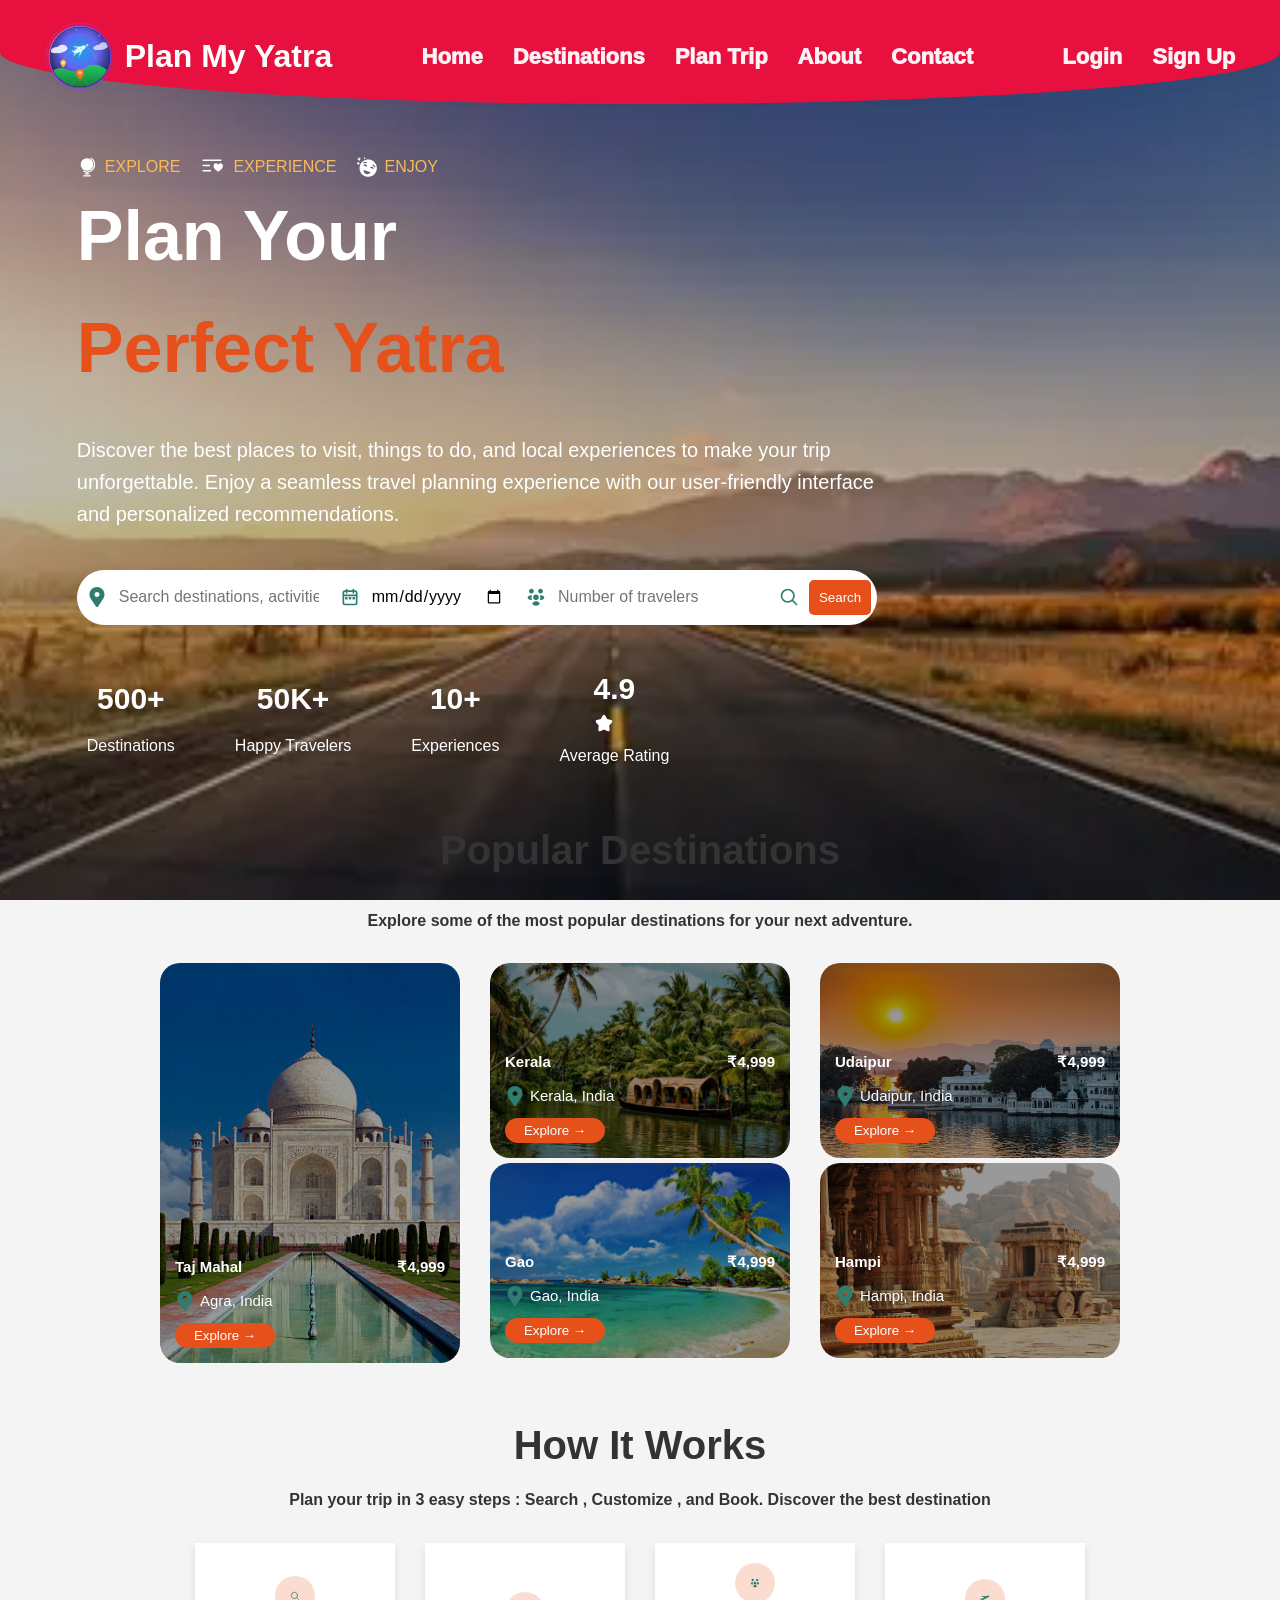
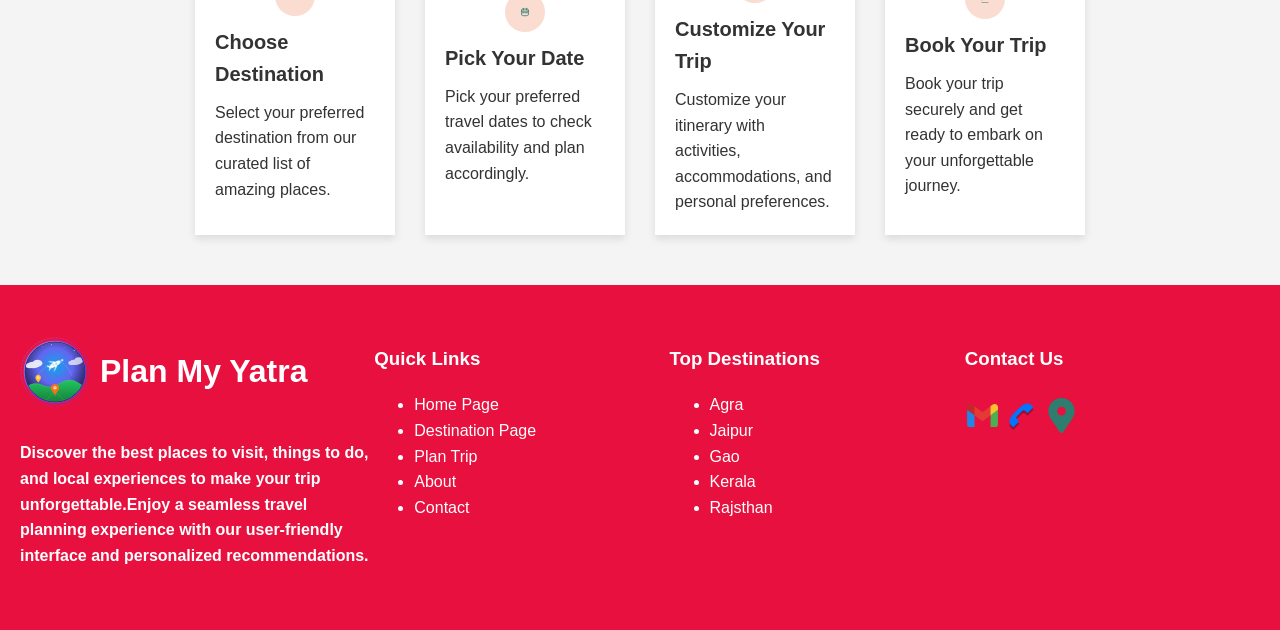
<file: index.html>
<!doctype html>
<html>
  <head>
    <title>Home</title>
    <link rel="stylesheet" href="./css/style.css" />
    <link rel="stylesheet" href="./css/home.css" />
    <link rel="stylesheet" href="./css/navbar.css" />
    <link rel="stylesheet" href="./css/footer.css">
  </head>

  <body>
    <div class="main-hero-section">
      <!-- Navbar -->
      <div class="main-container">
        <div class="img-container">
          <img
            src="./images/plan_my_yatra_logo.svg"
            alt="logo"
            class="main-logo-img"
          />
          <h1 class="website-name">
            Plan My <span style="color: #2f7d6e">Yatra</span>
          </h1>
        </div>

        <div class="nav-menu">
          <a href="./index.html" class="menu">Home</a>
          <a href="./pages/destination.html" class="menu">Destinations</a>
          <a href="./pages/plan_trip.html" class="menu">Plan Trip</a>
          <a href="./pages/about.html" class="menu">About</a>
          <a href="./pages/contact.html" class="menu">Contact</a>
        </div>

        <div class="nav-menu">
          <a href="./pages/login.html" class="menu">Login</a>
          <a href="./pages/signup.html" class="menu">Sign Up</a>
        </div>
      </div>

      <!-- Main Content -->
      <div class="main-content">
        <div class="hero-text">
          <div class="highlighted-main-content">
            <span class="highlighted-text"
              ><img src="./images/explore.svg" height="20px" alt="Explore Icon" />
              EXPLORE</span
            >
            <span class="highlighted-text"
              ><img
                src="./images/exprience.svg"
                height="25px"
                alt="Experience Icon"
              />
              EXPERIENCE</span
            >
            <span class="highlighted-text"
              ><img src="./images/enjoy.svg" height="20px" alt="Enjoy Icon" />
              ENJOY</span
            >
          </div>

          <div class="sub-content">
            <span class="heading-1">Plan Your</span>
            <br />
            Perfect Yatra
          </div>

          <div class="main-info">
            Discover the best places to visit, things to do, and local experiences
            to make your trip unforgettable. Enjoy a seamless travel planning
            experience with our user-friendly interface and personalized
            recommendations.
          </div>
        </div>

        <div class="hero-right">
          <div class="hero-card">
            <div class="destination-container">
              <div class="destination-container-items">
                <img src="./images/location.svg" height="20px" alt="location" />
                <input
                  class="destination-input"
                  type="text"
                  placeholder="Search destinations, activities, experiences"
                />
              </div>

              <div class="destination-container-items">
                <img src="./images/date.svg" height="20px" alt="calendar" />
                <input class="destination-input" type="date" />
              </div>

              <div class="destination-container-items">
                <img src="./images/people.svg" height="20px" alt="people" />
                <input
                  class="destination-input"
                  type="number"
                  placeholder="Number of travelers"
                />
              </div>

              <div class="destination-container-items">
                <img src="./images/search.svg" height="20px" alt="search" />
                <button class="btn-search">Search</button>
              </div>
            </div>

            <div class="recommendations">
              <div class="recommendations-items">
                <span class="recommendations-count">500+</span>
                <span>Destinations</span>
              </div>

              <div class="recommendations-items">
                <span class="recommendations-count">50K+</span>
                <span>Happy Travelers</span>
              </div>

              <div class="recommendations-items">
                <span class="recommendations-count">10+</span>
                <span>Experiences</span>
              </div>

              <div class="recommendations-items">
                <span class="recommendations-count">
                  4.9 <img src="./images/rating.svg" height="20px" alt="star" />
                </span>
                <span>Average Rating</span>
              </div>
            </div>
          </div>
        </div>
      </div>

      <!-- Destinations Section -->

      <div class="destinations-section">
        <span class="destinations-section-heading">Popular Destinations</span>
        <br />
        <span
          >Explore some of the most popular destinations for your next
          adventure.</span
        >

        <div class="destinations-section-container">
          <div class="destinations-section-items-1">
            <div class="card-info">
              <div class="card-top-info">
                <span class="card-name">Taj Mahal</span>
                <span class="card-prize">₹4,999</span>
              </div>
              <div class="card-bottom-info">
                <img src="./images/location.svg" alt="Location" height="20px" />
                <span>Agra, India</span>
              </div>
              <button class="btn-book">Explore →</button>
            </div>
          </div>

          <div class="destinations-section-items-2">
            <div class="destinations-section-items-2-sub-1">
              <div class="card-info">
                <div class="card-top-info">
                  <span class="card-name">Kerala</span>
                  <span class="card-prize">₹4,999</span>
                </div>
                <div class="card-bottom-info">
                  <img
                    src="./images/location.svg"
                    alt="Location"
                    height="20px"
                  />
                  <span>Kerala, India</span>
                </div>
                <button class="btn-book">Explore →</button>
              </div>
            </div>

            <div class="destinations-section-items-2-sub-2">
              <div class="card-info">
                <div class="card-top-info">
                  <span class="card-name">Gao</span>
                  <span class="card-prize">₹4,999</span>
                </div>
                <div class="card-bottom-info">
                  <img
                    src="./images/location.svg"
                    alt="Location"
                    height="20px"
                  />
                  <span>Gao, India</span>
                </div>
                <button class="btn-book">Explore →</button>
              </div>
            </div>
          </div>

          <div class="destination-container-items-3">
            <div class="destinations-section-items-3-sub-1">
              <div class="card-info">
                <div class="card-top-info">
                  <span class="card-name">Udaipur</span>
                  <span class="card-prize">₹4,999</span>
                </div>
                <div class="card-bottom-info">
                  <img
                    src="./images/location.svg"
                    alt="Location"
                    height="20px"
                  />
                  <span>Udaipur, India</span>
                </div>
                <button class="btn-book">Explore →</button>
              </div>
            </div>
            <div class="destinations-section-items-3-sub-2">
              <div class="card-info">
                <div class="card-top-info">
                  <span class="card-name">Hampi</span>
                  <span class="card-prize">₹4,999</span>
                </div>
                <div class="card-bottom-info">
                  <img
                    src="./images/location.svg"
                    alt="Location"
                    height="20px"
                  />
                  <span>Hampi, India</span>
                </div>
                <button class="btn-book">Explore →</button>
              </div>
            </div>
          </div>
        </div>
      </div>

      <!-- how its work section -->
      <div class="work-section-container">
        <span class="work-section-heading">How It Works</span>
        <span class="work-section-description"
          >Plan your trip in 3 easy steps : Search , Customize , and Book.
          Discover the best destination</span
        >

        <div class="work-section-card-container">
          <div class="work-section-card-container-item">
            <div class="work-section-card">
              <img
                src="./images/search.svg"
                alt="Search"
                height="40px"
                class="work-section-img"
              />
            </div>
            <span class="work-card-heading">Choose Destination</span>
            <span
              >Select your preferred destination from our curated list of
              amazing places.</span
            >
          </div>

          <div class="work-section-card-container-item">
            <div class="work-section-card">
              <img
                src="./images/date.svg"
                alt="Search"
                height="40px"
                class="work-section-img"
              />
            </div>
            <span class="work-card-heading">Pick Your Date</span>
            <span
              >Pick your preferred travel dates to check availability and plan
              accordingly.</span
            >
          </div>

          <div class="work-section-card-container-item">
            <div class="work-section-card">
              <img
                src="./images/people.svg"
                alt="Search"
                height="40px"
                class="work-section-img"
              />
            </div>
            <span class="work-card-heading">Customize Your Trip</span>
            <span
              >Customize your itinerary with activities, accommodations, and
              personal preferences.</span
            >
          </div>

          <div class="work-section-card-container-item">
            <div class="work-section-card">
              <img
                src="./images/book-trip.svg"
                alt="Search"
                height="40px"
                class="work-section-img"
              />
            </div>
            <span class="work-card-heading">Book Your Trip</span>
            <span
              >Book your trip securely and get ready to embark on your
              unforgettable journey.</span>
          </div>
        </div>
      </div>

      <!-- footer -->

      <!-- main logo n heading -->
       <div class="footer-main-container">
          <div class="footer-menu-container">

        <div class="footer-child-item-1">
              <div class="img-container">
               <img
               src="./images/plan_my_yatra_logo.svg"
                alt="logo"
               class="main-logo-img" />
          <h1 class="website-name">
            Plan My <span style="color: #2f7d6e">Yatra</span> </h1>
        </div>
        <h4>Discover the best places to visit, things to do, and local experiences
          to make your trip unforgettable.Enjoy a seamless travel planning
          experience with our user-friendly interface and personalized
          recommendations.</h4>
          </div>

          <!-- quick links -->
          <div class="footer-child-item">
            <h3>Quick Links</h3>
            <ul>
              <li><a class="footer-links" href="./index.html">Home Page</a></li>
              <li><a class="footer-links" href="./pages/destination.html">Destination Page</a></li>
              <li><a class="footer-links" href="./pages/plan_trip.html">Plan Trip</a></li>
              <li><a class="footer-links" href="./pages/about.html">About</a></li>
              <li><a class="footer-links" href="./pages/contact.html">Contact</a></li>

            </ul>
          </div>

          <div class="footer-child-item">
            <h3>Top Destinations</h3>
              <ul>
              <li><a class="footer-links" href="#">Agra</a></li>
              <li><a class="footer-links" href="#">Jaipur</a></li>
              <li><a class="footer-links" href="#">Gao</a></li>
              <li><a class="footer-links" href="#">Kerala</a></li>
              <li><a class="footer-links" href="#">Rajsthan</a></li>
              </ul>
          </div>

          <div class="footer-child-item">
            <h3>Contact Us</h3>
           <div class="email-box">
            <a class="footer-links" href="mailto:pratikshashinde2622@gmail.com">
           <img src="./images/gmail-logo.png" alt="logo" width="35px">
    </a>
</div>
           <div class="email-box">
            <a class="footer-links" href="tel:+919595527262">
           <img src="./images/call-logo.png" alt="logo" width="35px">
    </a>
</div>
                    <div class="email-box">
            <a class="footer-links" href="https://www.google.com/maps/search/?api=1&query=Ahilyanagar+Maharashtra" target="_blank" rel="noopener noreferrer">
           <img src="./images/location.svg" alt="Location" width="35px">
    </a>
</div>
           

          </div>

       </div>
   </div>
  </body>
</html>
</file>
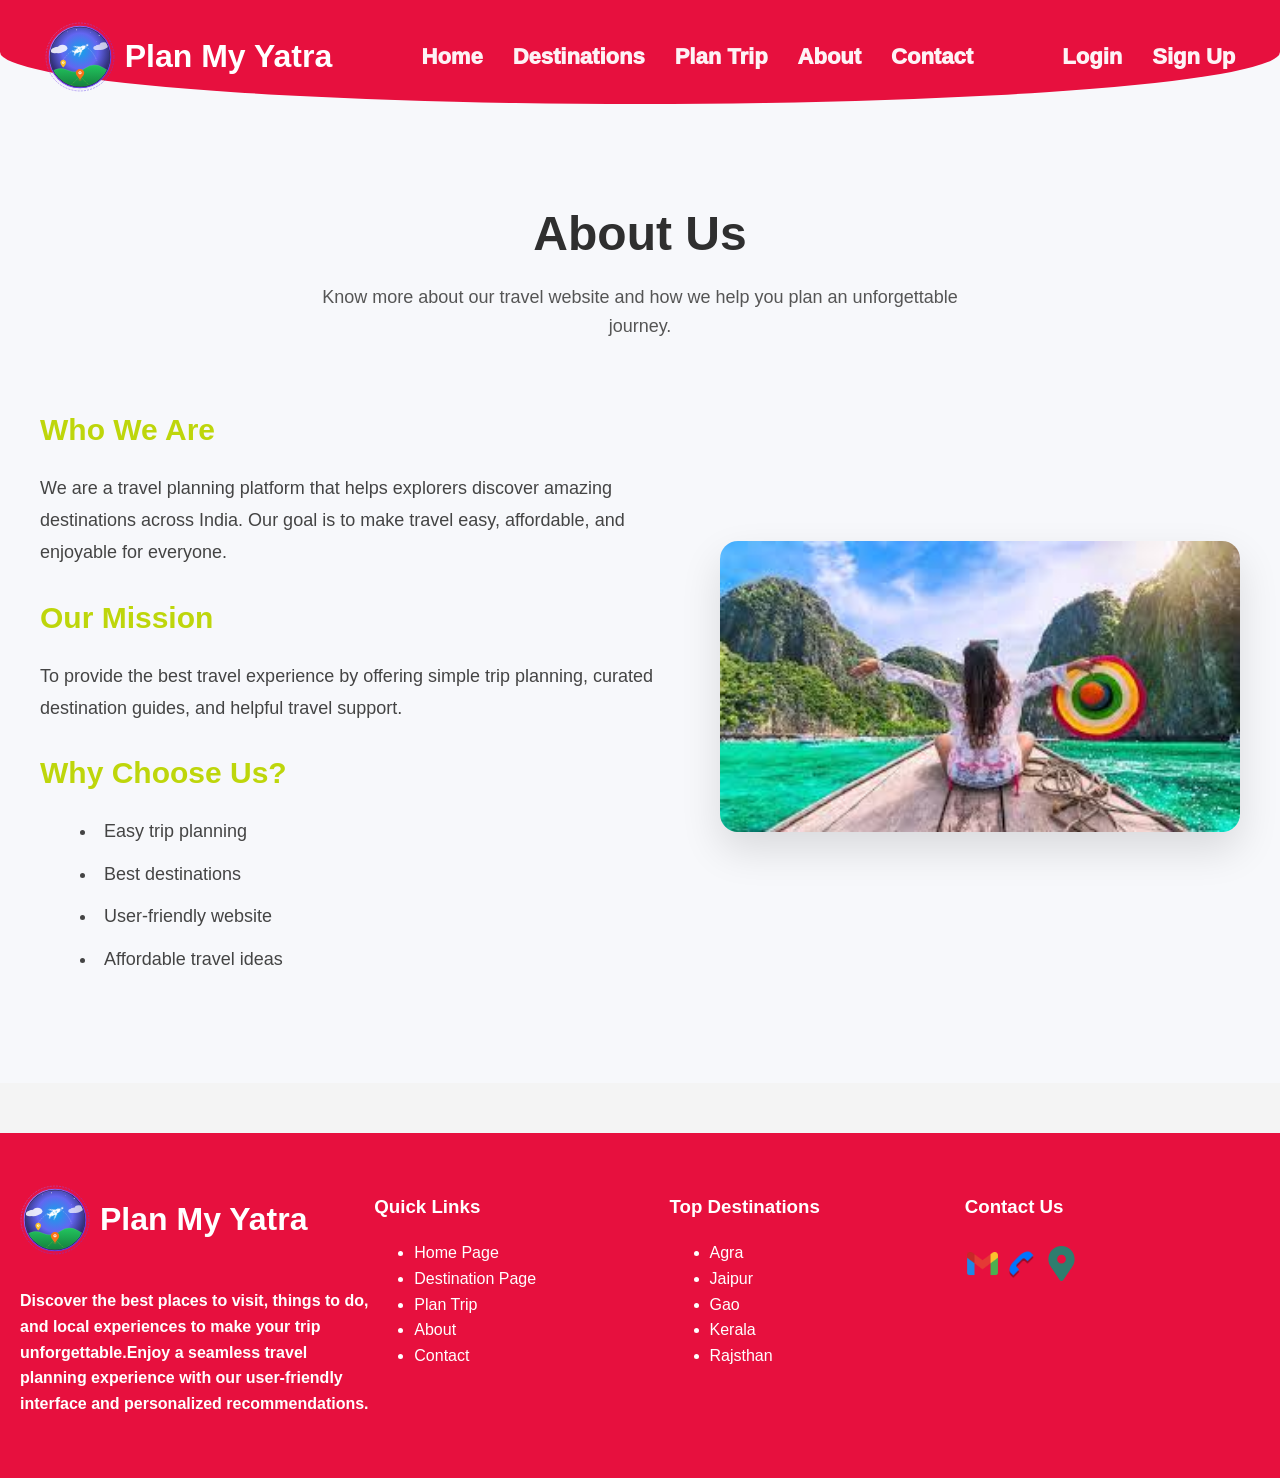
<file: pages/about.html>
<!doctype html>
<html>
  <head>
    <title>About - Plan My Yatra</title>
    <link rel="stylesheet" href="./../css/style.css" />
    <link rel="stylesheet" href="./../css/footer.css" />
    <link rel="stylesheet" href="./../css/navbar.css" />
    <link rel="stylesheet" href="./../css/about.css" />
  </head>

  <body>
    <div class="main-hero-section">
      <!-- Navbar -->
      <div class="main-container">
        <div class="img-container">
          <img
            src="./../images/plan_my_yatra_logo.svg"
            alt="logo"
            class="main-logo-img"
          />
          <h1 class="website-name">
            Plan My <span style="color: #2f7d6e">Yatra</span>
          </h1>
        </div>

        <div class="nav-menu">
          <a href="./../index.html" class="menu">Home</a>
          <a href="./../pages/destination.html" class="menu">Destinations</a>
          <a href="./../pages/plan_trip.html" class="menu">Plan Trip</a>
          <a href="./../pages/about.html" class="menu">About</a>
          <a href="./../pages/contact.html" class="menu">Contact</a>
        </div>

        <div class="nav-menu">
          <a href="./../pages/login.html" class="menu">Login</a>
          <a href="./../pages/signup.html" class="menu">Sign Up</a>
        </div>
      </div>

       <!-- Header -->
    <div class="about-header">
        <h1>About Us</h1>
        <p>Know more about our travel website and how we help you plan an unforgettable journey.</p>
    </div>

    <!-- Content -->
    <div class="about-container">

        <div class="about-text">
            <h2>Who We Are</h2>
            <p>
                We are a travel planning platform that helps explorers discover
                amazing destinations across India. Our goal is to make travel
                easy, affordable, and enjoyable for everyone.
            </p>

            <h2>Our Mission</h2>
            <p>
                To provide the best travel experience by offering simple trip
                planning, curated destination guides, and helpful travel support.
            </p>

            <h2>Why Choose Us?</h2>
            <ul>
                <li>Easy trip planning</li>
                <li>Best destinations</li>
                <li>User-friendly website</li>
                <li>Affordable travel ideas</li>
            </ul>
        </div>

        <!-- Image -->
        <div class="about-img">
            <img src="./../images/travel.jpg" alt="Travel">
        </div>

    </div>
  </div>

 <!-- main logo n heading -->
       <div class="footer-main-container">
          <div class="footer-menu-container">

        <div class="footer-child-item-1">
              <div class="img-container">
               <img
               src="./../images/plan_my_yatra_logo.svg"
                alt="logo"
               class="main-logo-img" />
          <h1 class="website-name">
            Plan My <span style="color: #2f7d6e">Yatra</span> </h1>
        </div>
        <h4>Discover the best places to visit, things to do, and local experiences
          to make your trip unforgettable.Enjoy a seamless travel planning
          experience with our user-friendly interface and personalized
          recommendations.</h4>
          </div>

          <!-- quick links -->
          <div class="footer-child-item">
            <h3>Quick Links</h3>
            <ul>
              <li><a class="footer-links" href="./../index.html">Home Page</a></li>
              <li><a class="footer-links" href="./../pages/destination.html">Destination Page</a></li>
              <li><a class="footer-links" href="./../pages/plan_trip.html">Plan Trip</a></li>
              <li><a class="footer-links" href="./../pages/about.html">About</a></li>
              <li><a class="footer-links" href="./../pages/contact.html">Contact</a></li>

            </ul>
          </div>

          <div class="footer-child-item">
            <h3>Top Destinations</h3>
              <ul>
              <li><a class="footer-links" href="#">Agra</a></li>
              <li><a class="footer-links" href="#">Jaipur</a></li>
              <li><a class="footer-links" href="#">Gao</a></li>
              <li><a class="footer-links" href="#">Kerala</a></li>
              <li><a class="footer-links" href="#">Rajsthan</a></li>
              </ul>
          </div>

          <div class="footer-child-item">
            <h3>Contact Us</h3>
           <div class="email-box">
            <a class="footer-links" href="mailto:pratikshashinde2622@gmail.com">
           <img src="./../images/gmail-logo.png" alt="logo" width="35px">
    </a>
</div>
           <div class="email-box">
            <a class="footer-links" href="tel:+919595527262">
           <img src="./../images/call-logo.png" alt="logo" width="35px">
    </a>
</div>
                    <div class="email-box">
            <a class="footer-links" href="https://www.google.com/maps/search/?api=1&query=Ahilyanagar+Maharashtra" target="_blank" rel="noopener noreferrer">
           <img src="./../images/location.svg" alt="Location" width="35px">
    </a>
</div>
           

          </div>

       </div>
     </div>

    </body>  
    </html>
</file>
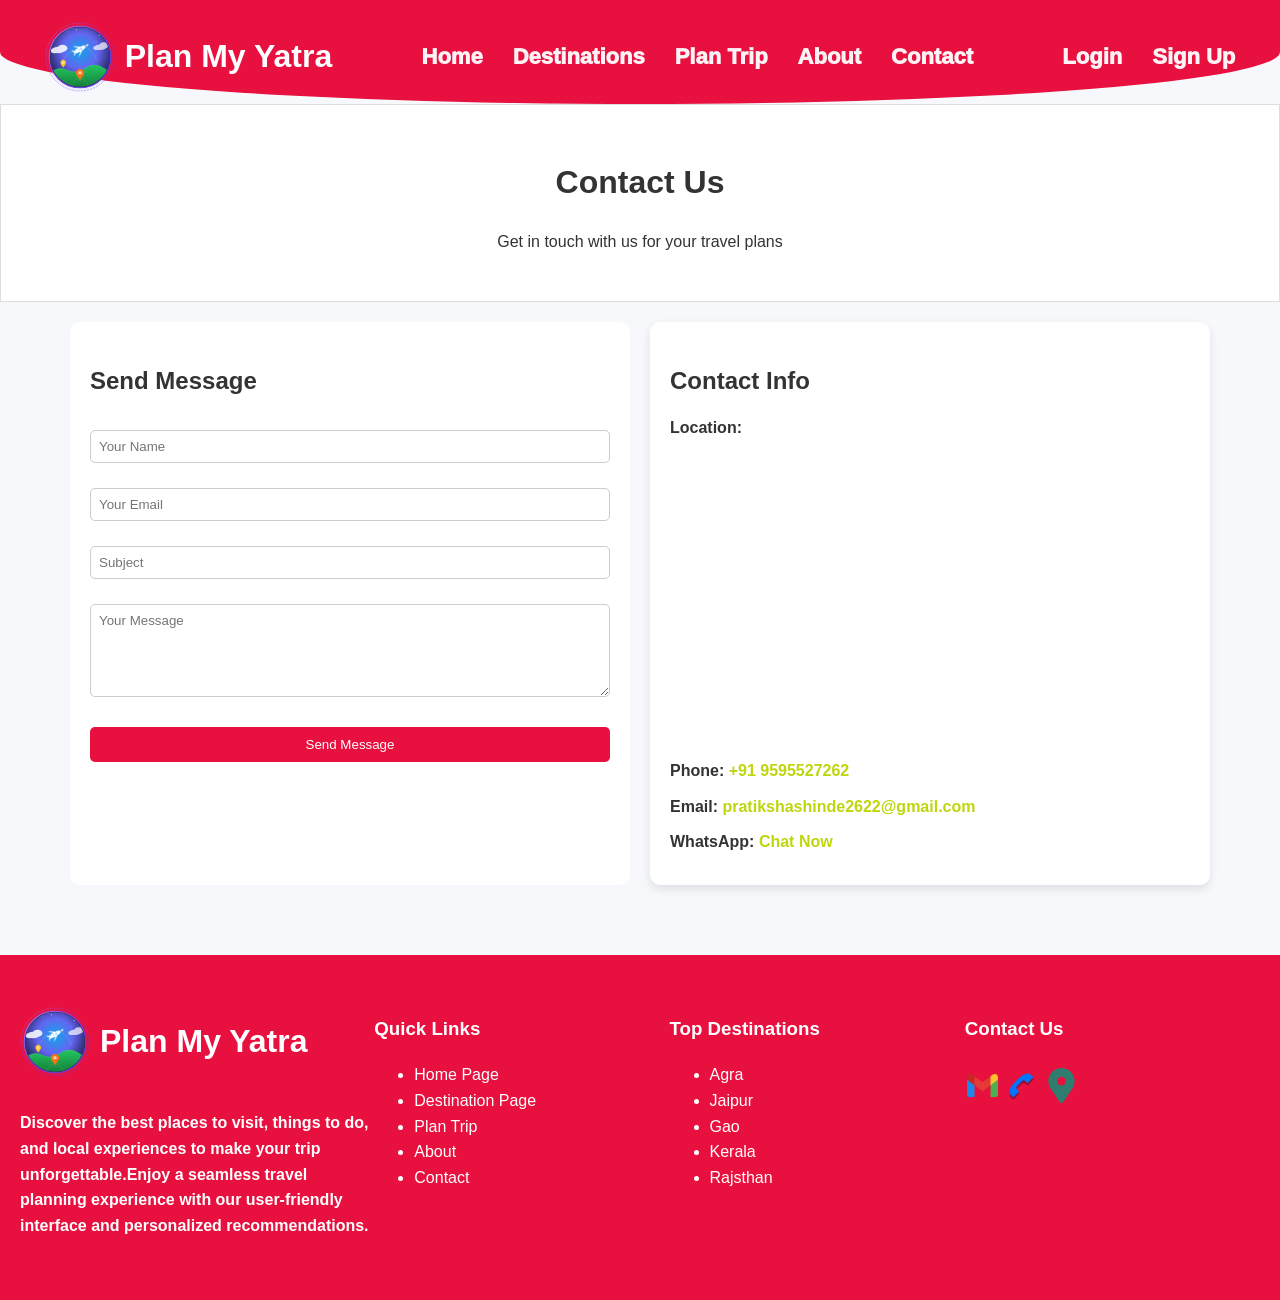
<file: pages/contact.html>
<!doctype html>
<html lang="en">
  <head>
    <title>Contact - Plan My Yatra</title>
    <link rel="stylesheet" href="./../css/style.css" />
    <link rel="stylesheet" href="./../css/contact.css" />
    <link rel="stylesheet" href="./../css/navbar.css" />
    <link rel="stylesheet" href="./../css/footer.css">
  </head>

  <body>
    <div class="main-hero-section">
      <!-- Navbar -->
      <div class="main-container">
        <div class="img-container">
          <img
            src="./../images/plan_my_yatra_logo.svg"
            alt="logo"
            class="main-logo-img"
          />
          <h1 class="website-name">
            Plan My <span style="color: #2f7d6e">Yatra</span>
          </h1>
        </div>

        <div class="nav-menu">
          <a href="./../index.html" class="menu">Home</a>
          <a href="./../pages/destination.html" class="menu">Destinations</a>
          <a href="./plan_trip.html" class="menu">Plan Trip</a>
          <a href="./../pages/about.html" class="menu">About</a>
          <a href="./../pages/contact.html" class="menu">Contact</a>
        </div>

        <div class="nav-menu">
          <a href="./../pages/login.html" class="menu">Login</a>
          <a href="./../pages/signup.html" class="menu">Sign Up</a>
        </div>
      </div>

      <!-- Header -->
    <div class="contact-header">
        <h1>Contact Us</h1>
        <p>Get in touch with us for your travel plans</p>
    </div>

    <!-- Contact Section -->
    <div class="contact-container">

        <!-- Form -->
        <div class="contact-form">
            <h2>Send Message</h2>

            <form>
                <input type="text" placeholder="Your Name" required>
                <input type="email" placeholder="Your Email" required>
                <input type="text" placeholder="Subject">
                <textarea placeholder="Your Message" rows="5"></textarea>

                <button type="submit">Send Message</button>
            </form>
        </div>

    <div class="contact-info">
    <h2>Contact Info</h2>

    <p>
        <b>Location:</b>
    </p>
    <div class="contact-map">
      <iframe src="https://www.google.com/maps/embed?pb=!1m18!1m12!1m3!1d120650.34679906249!2d74.56611039376799!3d19.093466134423515!2m3!1f0!2f0!3f0!3m2!1i1024!2i768!4f13.1!3m3!1m2!1s0x3bdcb05d46788921%3A0x6677e92c1a5181b6!2sAhilyanagar%2C%20Maharashtra!5e0!3m2!1sen!2sin!4v1774433601849!5m2!1sen!2sin" allowfullscreen="" loading="lazy" referrerpolicy="no-referrer-when-downgrade"></iframe>
    </div>

    <p>
       <b>Phone:</b> 
        <a href="tel:+919876543210">+91 9595527262</a>
    </p>

    <p>
         <b>Email:</b> 
        <a href="mailto:pratikshashinde2622@gmail.com">pratikshashinde2622@gmail.com</a>
    </p>

    <p>
         <b>WhatsApp:</b> 
        <a href="https://wa.me/919595527262" target="_blank" rel="noopener noreferrer">Chat Now</a>
    </p>

</div>

    </div>
     <!-- main logo n heading -->
       <div class="footer-main-container">
          <div class="footer-menu-container">

        <div class="footer-child-item-1">
              <div class="img-container">
               <img
               src="./../images/plan_my_yatra_logo.svg"
                alt="logo"
               class="main-logo-img" />
          <h1 class="website-name">
            Plan My <span style="color: #2f7d6e">Yatra</span> </h1>
        </div>
        <h4>Discover the best places to visit, things to do, and local experiences
          to make your trip unforgettable.Enjoy a seamless travel planning
          experience with our user-friendly interface and personalized
          recommendations.</h4>
          </div>

          <!-- quick links -->
          <div class="footer-child-item">
            <h3>Quick Links</h3>
            <ul>
              <li><a class="footer-links" href="./../index.html">Home Page</a></li>
              <li><a class="footer-links" href="./../pages/destination.html">Destination Page</a></li>
              <li><a class="footer-links" href="./../pages/plan_trip.html">Plan Trip</a></li>
              <li><a class="footer-links" href="./../pages/about.html">About</a></li>
              <li><a class="footer-links" href="./../pages/contact.html">Contact</a></li>

            </ul>
          </div>

          <div class="footer-child-item">
            <h3>Top Destinations</h3>
              <ul>
              <li><a class="footer-links" href="#">Agra</a></li>
              <li><a class="footer-links" href="#">Jaipur</a></li>
              <li><a class="footer-links" href="#">Gao</a></li>
              <li><a class="footer-links" href="#">Kerala</a></li>
              <li><a class="footer-links" href="#">Rajsthan</a></li>
              </ul>
          </div>

          <div class="footer-child-item">
            <h3>Contact Us</h3>
           <div class="email-box">
            <a class="footer-links" href="mailto:pratikshashinde2622@gmail.com">
           <img src="./../images/gmail-logo.png" alt="logo" width="35px">
    </a>
</div>
           <div class="email-box">
            <a class="footer-links" href="tel:+919595527262">
           <img src="./../images/call-logo.png" alt="logo" width="35px">
    </a>
</div>
                    <div class="email-box">
            <a class="footer-links" href="https://www.google.com/maps/search/?api=1&query=Ahilyanagar+Maharashtra" target="_blank" rel="noopener noreferrer">
           <img src="./../images/location.svg" alt="Location" width="35px">
    </a>
</div>
          </div>
       </div>
    </body>  
    </html>
</file>
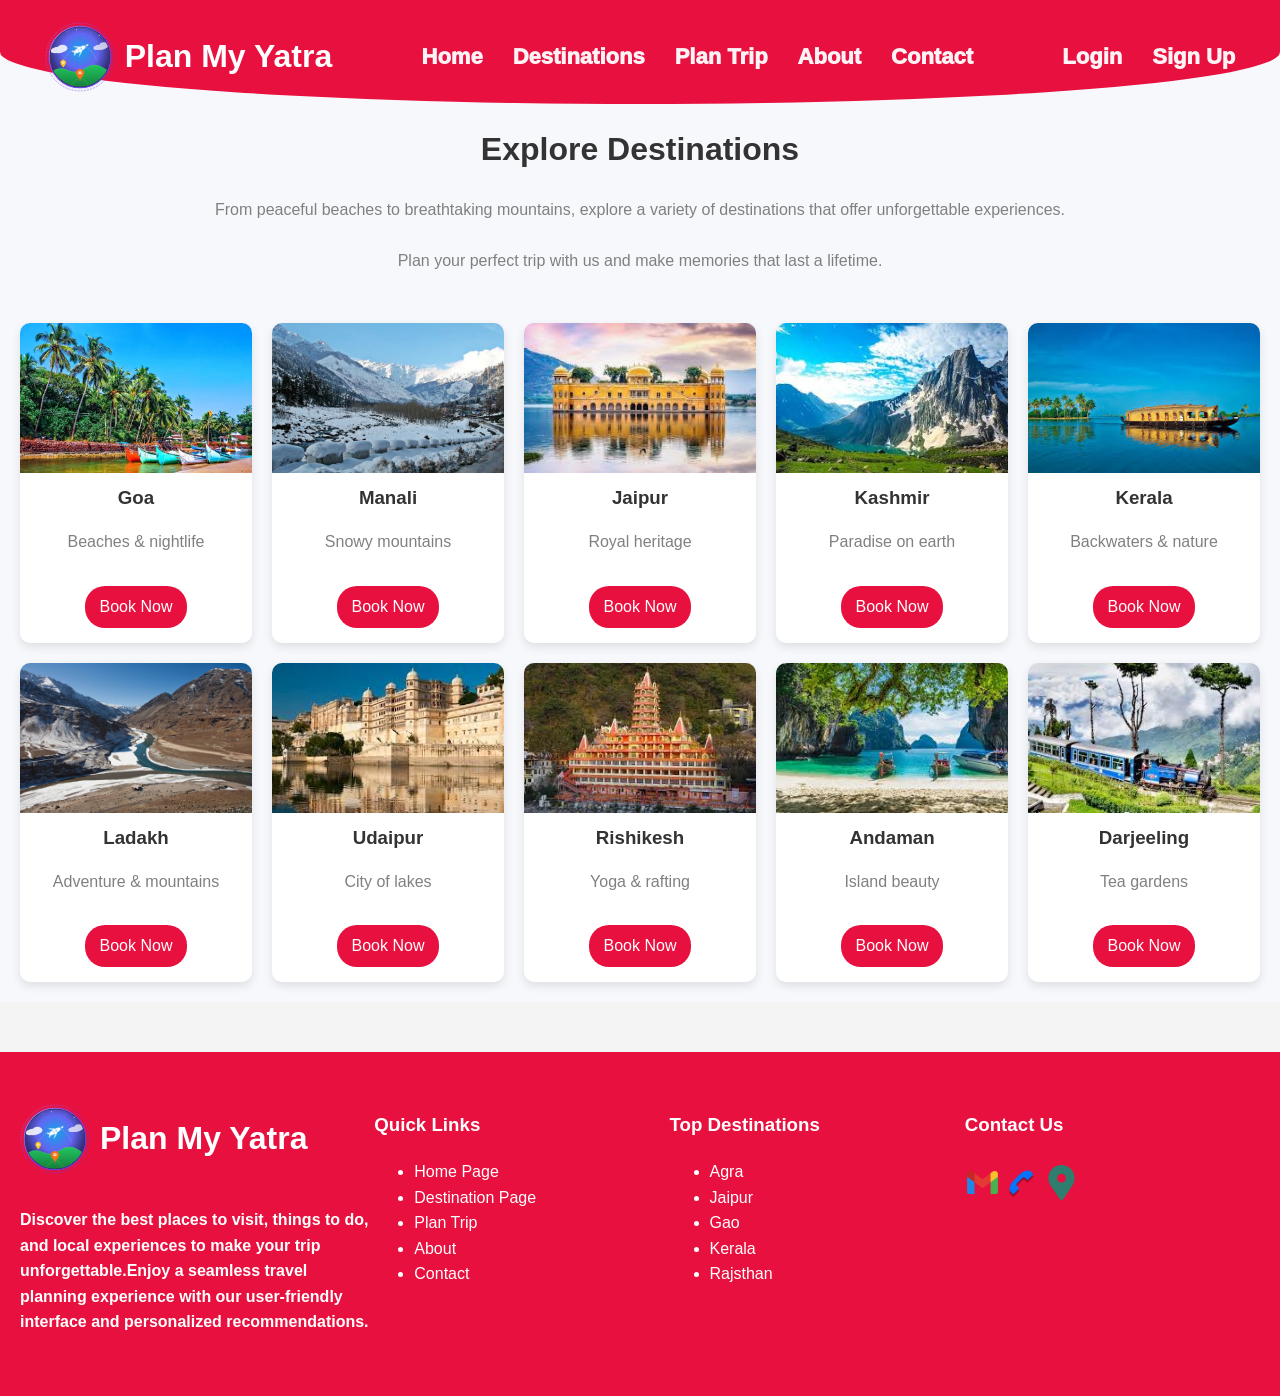
<file: pages/destination.html>
<!doctype html>
<html>
  <head>
    <title>Home</title>
    <link rel="stylesheet" href="./../css/style.css" />
    <link rel="stylesheet" href="./../css/destination.css" />
    <link rel="stylesheet" href="./../css/navbar.css" />
    <link rel="stylesheet" href="./../css/footer.css">
  </head>

  <body>
    <div class="main-hero-section">
      <!-- Navbar -->
      <div class="main-container">
        <div class="img-container">
          <img
            src="./../images/plan_my_yatra_logo.svg"
            alt="logo"
            class="main-logo-img"
          />
          <h1 class="website-name">
            Plan My <span style="color: #2f7d6e">Yatra</span>
          </h1>
        </div>

        <div class="nav-menu">
          <a href="./../index.html" class="menu">Home</a>
          <a href="./../pages/destination.html" class="menu">Destinations</a>
          <a href="./../pages/plan_trip.html" class="menu">Plan Trip</a>
          <a href="./../pages/about.html" class="menu">About</a>
          <a href="./../pages/contact.html" class="menu">Contact</a>
        </div>

        <div class="nav-menu">
          <a href="./../pages/login.html" class="menu">Login</a>
          <a href="./../pages/signup.html" class="menu">Sign Up</a>
        </div>
    </div>

         <h1 class="main-heading">Explore Destinations</h1>
    <p class="sub-heading">From peaceful beaches to breathtaking mountains, explore a variety of
        destinations that offer unforgettable experiences. <br>
        <br>Plan your perfect
        trip with us and make memories that last a lifetime.</p>

    <!-- Card Container -->
    <div class="card-container">

        <div class="card">
            <img src="./../images/goa2.jpg">
            <h3>Goa</h3>
            <p>Beaches & nightlife</p>
            <a href="./../pages/plan_trip.html" class="btn">Book Now</a>
        </div>

        <div class="card">
            <img src="./../images/manali.jpg">
            <h3>Manali</h3>
            <p>Snowy mountains</p>
            <a href="./../pages/plan_trip.html" class="btn">Book Now</a>
        </div>

        <div class="card">
            <img src="./../images/jaipur.jpg">
            <h3>Jaipur</h3>
            <p>Royal heritage</p>
            <a href="./../pages/plan_trip.html" class="btn">Book Now</a>
        </div>

        <div class="card">
            <img src="./../images/kashmir.jpg">
            <h3>Kashmir</h3>
            <p>Paradise on earth</p>
            <a href="./../pages/plan_trip.html" class="btn">Book Now</a>
        </div>

        <div class="card">
            <img src="./../images/kerala.jpg">
            <h3>Kerala</h3>
            <p>Backwaters & nature</p>
            <a href="./../pages/plan_trip.html" class="btn">Book Now</a>
        </div>

        <div class="card">
            <img src="./../images/ladakh.jpg">
            <h3>Ladakh</h3>
            <p>Adventure & mountains</p>
            <a href="./../pages/plan_trip.html" class="btn">Book Now</a>
        </div>

        <div class="card">
            <img src="./../images/uadipur2.jpg">
            <h3>Udaipur</h3>
            <p>City of lakes</p>
            <a href="./../pages/plan_trip.html" class="btn">Book Now</a>
        </div>

        <div class="card">
            <img src="./../images/rishikesh.jpg">
            <h3>Rishikesh</h3>
            <p>Yoga & rafting</p>
            <a href="./../pages/plan_trip.html" class="btn">Book Now</a>
        </div>

        <div class="card">
            <img src="./../images/andaman.jpg">
            <h3>Andaman</h3>
            <p>Island beauty</p>
            <a href="./../pages/plan_trip.html" class="btn">Book Now</a>
        </div>

        <div class="card">
            <img src="./../images/darjelling.jpg">
            <h3>Darjeeling</h3>
            <p>Tea gardens</p>
            <a href="./../pages/plan_trip.html" class="btn">Book Now</a>
        </div>

    </div>
</div> 

      <!-- main logo n heading -->
       <div class="footer-main-container">
          <div class="footer-menu-container">

        <div class="footer-child-item-1">
              <div class="img-container">
               <img
               src="./../images/plan_my_yatra_logo.svg"
                alt="logo"
               class="main-logo-img" />
          <h1 class="website-name">
            Plan My <span style="color: #2f7d6e">Yatra</span> </h1>
        </div>
        <h4>Discover the best places to visit, things to do, and local experiences
          to make your trip unforgettable.Enjoy a seamless travel planning
          experience with our user-friendly interface and personalized
          recommendations.</h4>
          </div>

          <!-- quick links -->
          <div class="footer-child-item">
            <h3>Quick Links</h3>
            <ul>
              <li><a class="footer-links" href="./../index.html">Home Page</a></li>
              <li><a class="footer-links" href="./../pages/destination.html">Destination Page</a></li>
              <li><a class="footer-links" href="./../pages/plan_trip.html">Plan Trip</a></li>
              <li><a class="footer-links" href="./../pages/about.html">About</a></li>
              <li><a class="footer-links" href="./../pages/contact.html">Contact</a></li>

            </ul>
          </div>

          <div class="footer-child-item">
            <h3>Top Destinations</h3>
              <ul>
              <li><a class="footer-links" href="#">Agra</a></li>
              <li><a class="footer-links" href="#">Jaipur</a></li>
              <li><a class="footer-links" href="#">Gao</a></li>
              <li><a class="footer-links" href="#">Kerala</a></li>
              <li><a class="footer-links" href="#">Rajsthan</a></li>
              </ul>
          </div>

          <div class="footer-child-item">
            <h3>Contact Us</h3>
           <div class="email-box">
            <a class="footer-links" href="mailto:pratikshashinde2622@gmail.com">
           <img src="./../images/gmail-logo.png" alt="logo" width="35px">
    </a>
</div>
           <div class="email-box">
            <a class="footer-links" href="tel:+919595527262">
           <img src="./../images/call-logo.png" alt="logo" width="35px">
    </a>
</div>
                    <div class="email-box">
            <a class="footer-links" href="https://www.google.com/maps/search/?api=1&query=Ahilyanagar+Maharashtra" target="_blank" rel="noopener noreferrer">
           <img src="./../images/location.svg" alt="Location" width="35px">
    </a>
</div>
           

          </div>

       </div>


    </body>  
    </html>
</file>
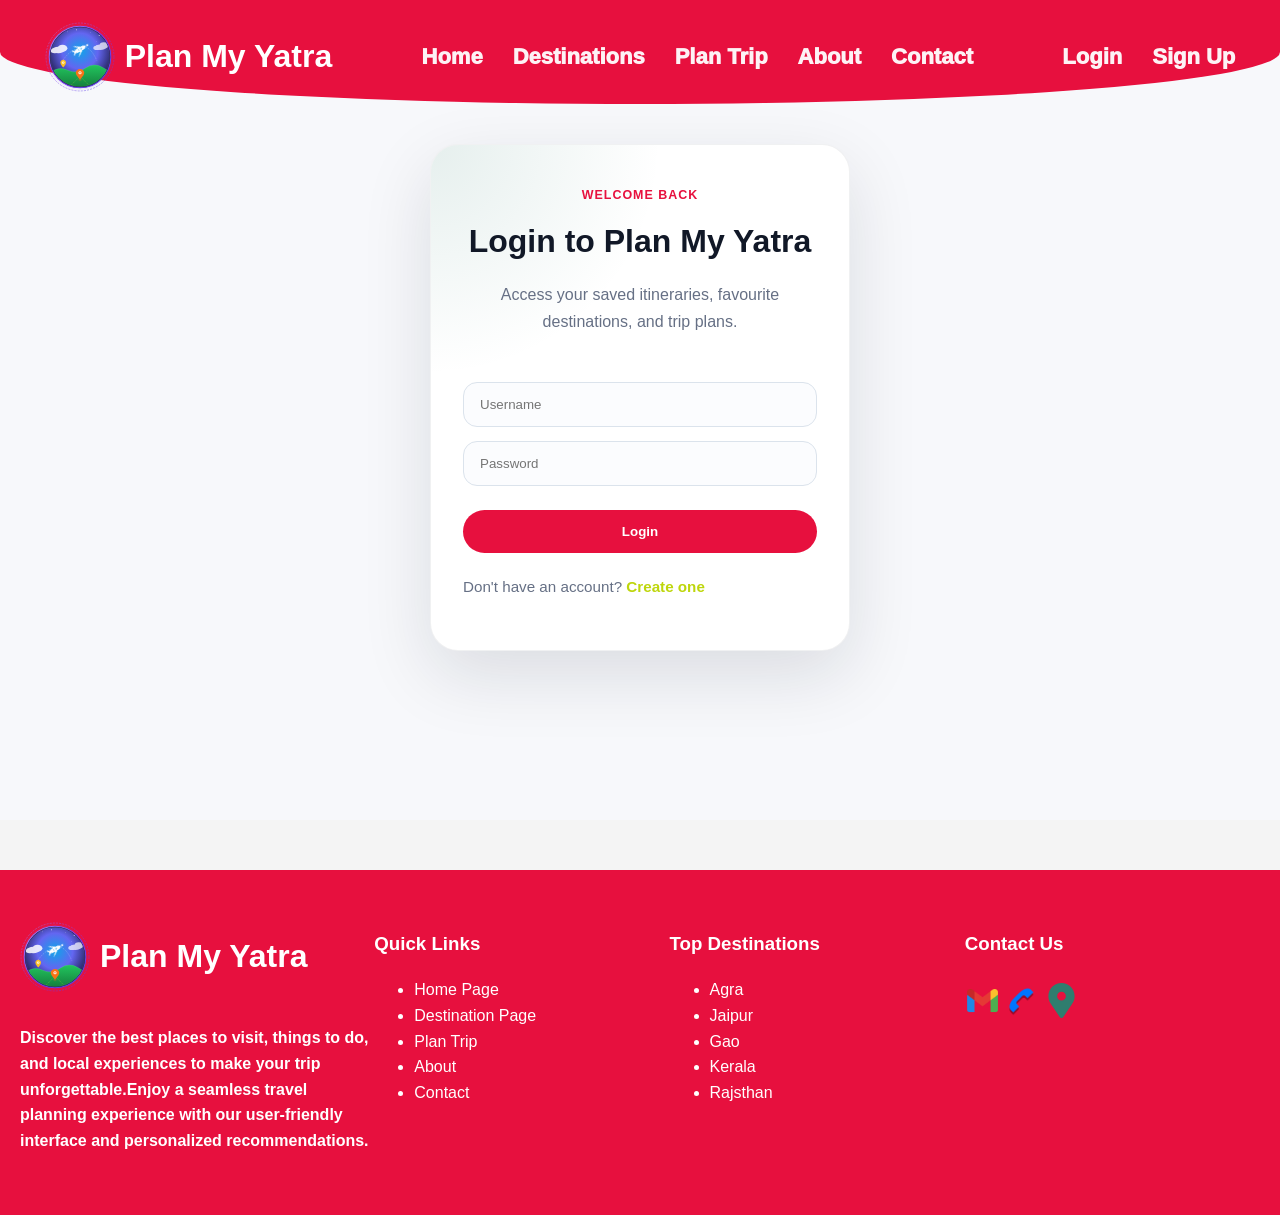
<file: pages/login.html>
<!doctype html>
<html lang="en">
  <head>
    <title>Login - Plan My Yatra</title>
    <link rel="stylesheet" href="./../css/style.css" />
    <link rel="stylesheet" href="./../css/login.css" />
    <link rel="stylesheet" href="./../css/navbar.css" />
    <link rel="stylesheet" href="./../css/footer.css">
  </head>

  <body>
    <div class="main-hero-section">
      <!-- Navbar -->
      <div class="main-container">
        <div class="img-container">
          <img
            src="./../images/plan_my_yatra_logo.svg"
            alt="logo"
            class="main-logo-img"
          />
          <h1 class="website-name">
            Plan My <span style="color: #2f7d6e">Yatra</span>
          </h1>
        </div>

        <div class="nav-menu">
          <a href="./../index.html" class="menu">Home</a>
          <a href="./../pages/destination.html" class="menu">Destinations</a>
          <a href="./../pages/plan_trip.html" class="menu">Plan Trip</a>
          <a href="./../pages/about.html" class="menu">About</a>
          <a href="./../pages/contact.html" class="menu">Contact</a>
        </div>

        <div class="nav-menu">
          <a href="./../pages/login.html" class="menu">Login</a>
          <a href="./../pages/signup.html" class="menu">Sign Up</a>
        </div>
      </div>

      <div class="auth-page">
        <div class="auth-card">
          <div class="auth-header">
            <span class="eyebrow">Welcome Back</span>
            <h1>Login to Plan My Yatra</h1>
            <p class="auth-subtitle">Access your saved itineraries, favourite destinations, and trip plans.</p>
          </div>

          <form>
            <input class="auth-input" type="text" placeholder="Username" required>
            <input class="auth-input" type="password" placeholder="Password" required>
            <button class="auth-button" type="submit">Login</button>
          </form>

          <p class="auth-note">Don't have an account? <a href="./signup.html">Create one</a></p>
        </div>
      </div>
    </div>

    <div class="footer-main-container">
          <div class="footer-menu-container">

        <div class="footer-child-item-1">
              <div class="img-container">
               <img
               src="./../images/plan_my_yatra_logo.svg"
                alt="logo"
               class="main-logo-img" />
          <h1 class="website-name">
            Plan My <span style="color: #2f7d6e">Yatra</span> </h1>
        </div>
        <h4>Discover the best places to visit, things to do, and local experiences
          to make your trip unforgettable.Enjoy a seamless travel planning
          experience with our user-friendly interface and personalized
          recommendations.</h4>
          </div>

          <!-- quick links -->
          <div class="footer-child-item">
            <h3>Quick Links</h3>
            <ul>
              <li><a class="footer-links" href="./../index.html">Home Page</a></li>
              <li><a class="footer-links" href="./../pages/destination.html">Destination Page</a></li>
              <li><a class="footer-links" href="./../pages/plan_trip.html">Plan Trip</a></li>
              <li><a class="footer-links" href="./../pages/about.html">About</a></li>
              <li><a class="footer-links" href="./../pages/contact.html">Contact</a></li>

            </ul>
          </div>

          <div class="footer-child-item">
            <h3>Top Destinations</h3>
              <ul>
              <li><a class="footer-links" href="#">Agra</a></li>
              <li><a class="footer-links" href="#">Jaipur</a></li>
              <li><a class="footer-links" href="#">Gao</a></li>
              <li><a class="footer-links" href="#">Kerala</a></li>
              <li><a class="footer-links" href="#">Rajsthan</a></li>
              </ul>
          </div>

          <div class="footer-child-item">
            <h3>Contact Us</h3>
           <div class="email-box">
            <a class="footer-links" href="mailto:pratikshashinde2622@gmail.com">
           <img src="./../images/gmail-logo.png" alt="logo" width="35px">
    </a>
</div>
           <div class="email-box">
            <a class="footer-links" href="tel:+919595527262">
           <img src="./../images/call-logo.png" alt="logo" width="35px">
    </a>
</div>
                    <div class="email-box">
            <a class="footer-links" href="https://www.google.com/maps/search/?api=1&query=Ahilyanagar+Maharashtra" target="_blank" rel="noopener noreferrer">
           <img src="./../images/location.svg" alt="Location" width="35px">
    </a>
</div>
           

          </div>

       </div>


    </body>  
    </html>
</file>
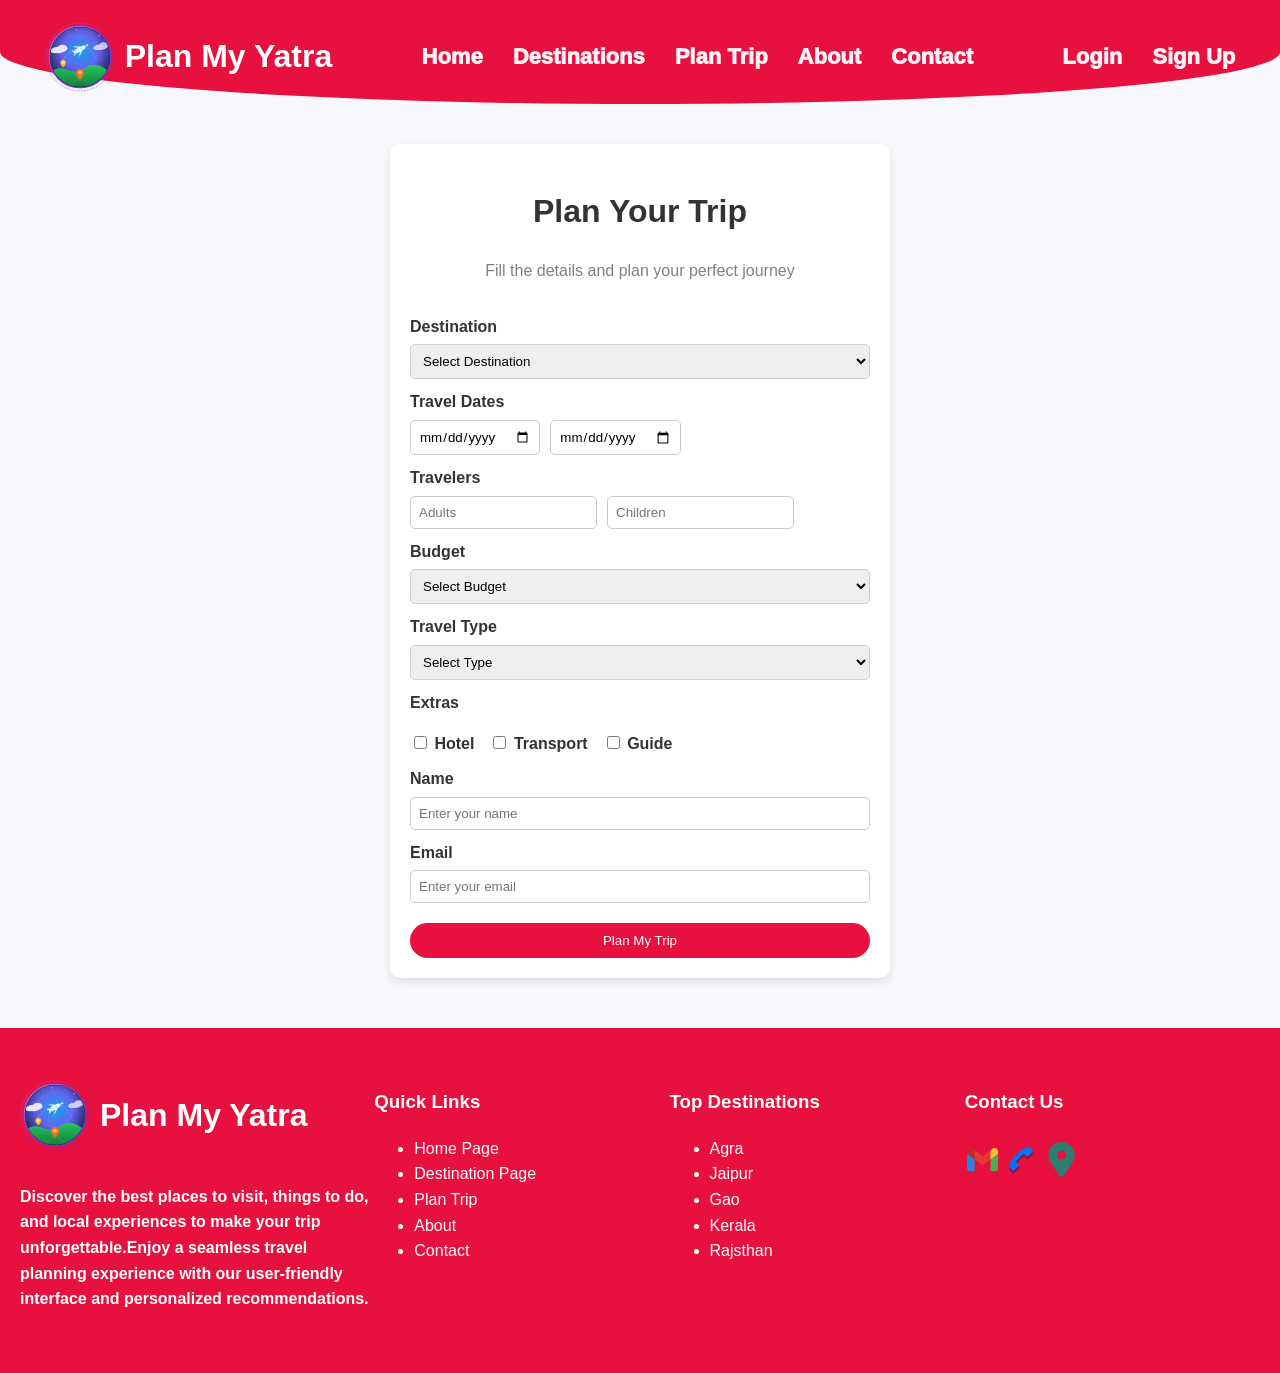
<file: pages/plan_trip.html>
<!doctype html>
<html>
  <head>
    <title>Home</title>
    <link rel="stylesheet" href="./../css/style.css" />
    <link rel="stylesheet" href="./../css/plan_trip.css" />
    <link rel="stylesheet" href="./../css/navbar.css" />
    <link rel="stylesheet" href="./../css/footer.css">
  </head>

  <body>
    <div class="main-hero-section">
      <!-- Navbar -->
      <div class="main-container">
        <div class="img-container">
          <img
            src="./../images/plan_my_yatra_logo.svg"
            alt="logo"
            class="main-logo-img"
          />
          <h1 class="website-name">
            Plan My <span style="color: #2f7d6e">Yatra</span>
          </h1>
        </div>

        <div class="nav-menu">
          <a href="./../index.html" class="menu">Home</a>
          <a href="./../pages/destination.html" class="menu">Destinations</a>
          <a href="./plan_trip.html" class="menu">Plan Trip</a>
          <a href="./../pages/about.html" class="menu">About</a>
          <a href="./../pages/contact.html" class="menu">Contact</a>
        </div>

        <div class="nav-menu">
          <a href="./../pages/login.html" class="menu">Login</a>
          <a href="./../pages/signup.html" class="menu">Sign Up</a>
        </div>
      </div>
       <div class="container">

        <h1>Plan Your Trip</h1>
        <p class="sub">Fill the details and plan your perfect journey</p>

        <form>

            <!-- Destination -->
            <label>Destination</label>
            <select>
                <option>Select Destination</option>
                <option>Goa</option>
                <option>Manali</option>
                <option>Kashmir</option>
                <option>Jaipur</option>
            </select>

            <!-- Dates -->
            <label>Travel Dates</label>
            <div class="row">
                <input type="date">
                <input type="date">
            </div>

            <!-- Travelers -->
            <label>Travelers</label>
            <div class="row">
                <input type="number" placeholder="Adults">
                <input type="number" placeholder="Children">
            </div>

            <!-- Budget -->
            <label>Budget</label>
            <select>
                <option>Select Budget</option>
                <option>Low</option>
                <option>Medium</option>
                <option>High</option>
            </select>

            <!-- Travel Type -->
            <label>Travel Type</label>
            <select>
                <option>Select Type</option>
                <option>Solo</option>
                <option>Family</option>
                <option>Friends</option>
            </select>

            <!-- Extras -->
            <label>Extras</label>
            <div class="check">
                <label><input type="checkbox"> Hotel</label>
                <label><input type="checkbox"> Transport</label>
                <label><input type="checkbox"> Guide</label>
            </div>

            <!-- Contact -->
            <label>Name</label>
            <input type="text" placeholder="Enter your name">

            <label>Email</label>
            <input type="email" placeholder="Enter your email">

            <!-- Button -->
            <button type="submit">Plan My Trip</button>

        </form>

    </div>
 <!-- main logo n heading -->
       <div class="footer-main-container">
          <div class="footer-menu-container">

        <div class="footer-child-item-1">
              <div class="img-container">
               <img
               src="./../images/plan_my_yatra_logo.svg"
                alt="logo"
               class="main-logo-img" />
          <h1 class="website-name">
            Plan My <span style="color: #2f7d6e">Yatra</span> </h1>
        </div>
        <h4>Discover the best places to visit, things to do, and local experiences
          to make your trip unforgettable.Enjoy a seamless travel planning
          experience with our user-friendly interface and personalized
          recommendations.</h4>
          </div>

          <!-- quick links -->
          <div class="footer-child-item">
            <h3>Quick Links</h3>
            <ul>
              <li><a class="footer-links" href="./../index.html">Home Page</a></li>
              <li><a class="footer-links" href="./../pages/destination.html">Destination Page</a></li>
              <li><a class="footer-links" href="./../pages/plan_trip.html">Plan Trip</a></li>
              <li><a class="footer-links" href="./../pages/about.html">About</a></li>
              <li><a class="footer-links" href="./../pages/contact.html">Contact</a></li>

            </ul>
          </div>

          <div class="footer-child-item">
            <h3>Top Destinations</h3>
              <ul>
              <li><a class="footer-links" href="#">Agra</a></li>
              <li><a class="footer-links" href="#">Jaipur</a></li>
              <li><a class="footer-links" href="#">Gao</a></li>
              <li><a class="footer-links" href="#">Kerala</a></li>
              <li><a class="footer-links" href="#">Rajsthan</a></li>
              </ul>
          </div>

          <div class="footer-child-item">
            <h3>Contact Us</h3>
           <div class="email-box">
            <a class="footer-links" href="mailto:pratikshashinde2622@gmail.com">
           <img src="./../images/gmail-logo.png" alt="logo" width="35px">
    </a>
</div>
           <div class="email-box">
            <a class="footer-links" href="tel:+919595527262">
           <img src="./../images/call-logo.png" alt="logo" width="35px">
    </a>
</div>
                    <div class="email-box">
            <a class="footer-links" href="https://www.google.com/maps/search/?api=1&query=Ahilyanagar+Maharashtra" target="_blank" rel="noopener noreferrer">
           <img src="./../images/location.svg" alt="Location" width="35px">
    </a>
</div>
           

          </div>

       </div>


    </body>  
    </html>
</file>
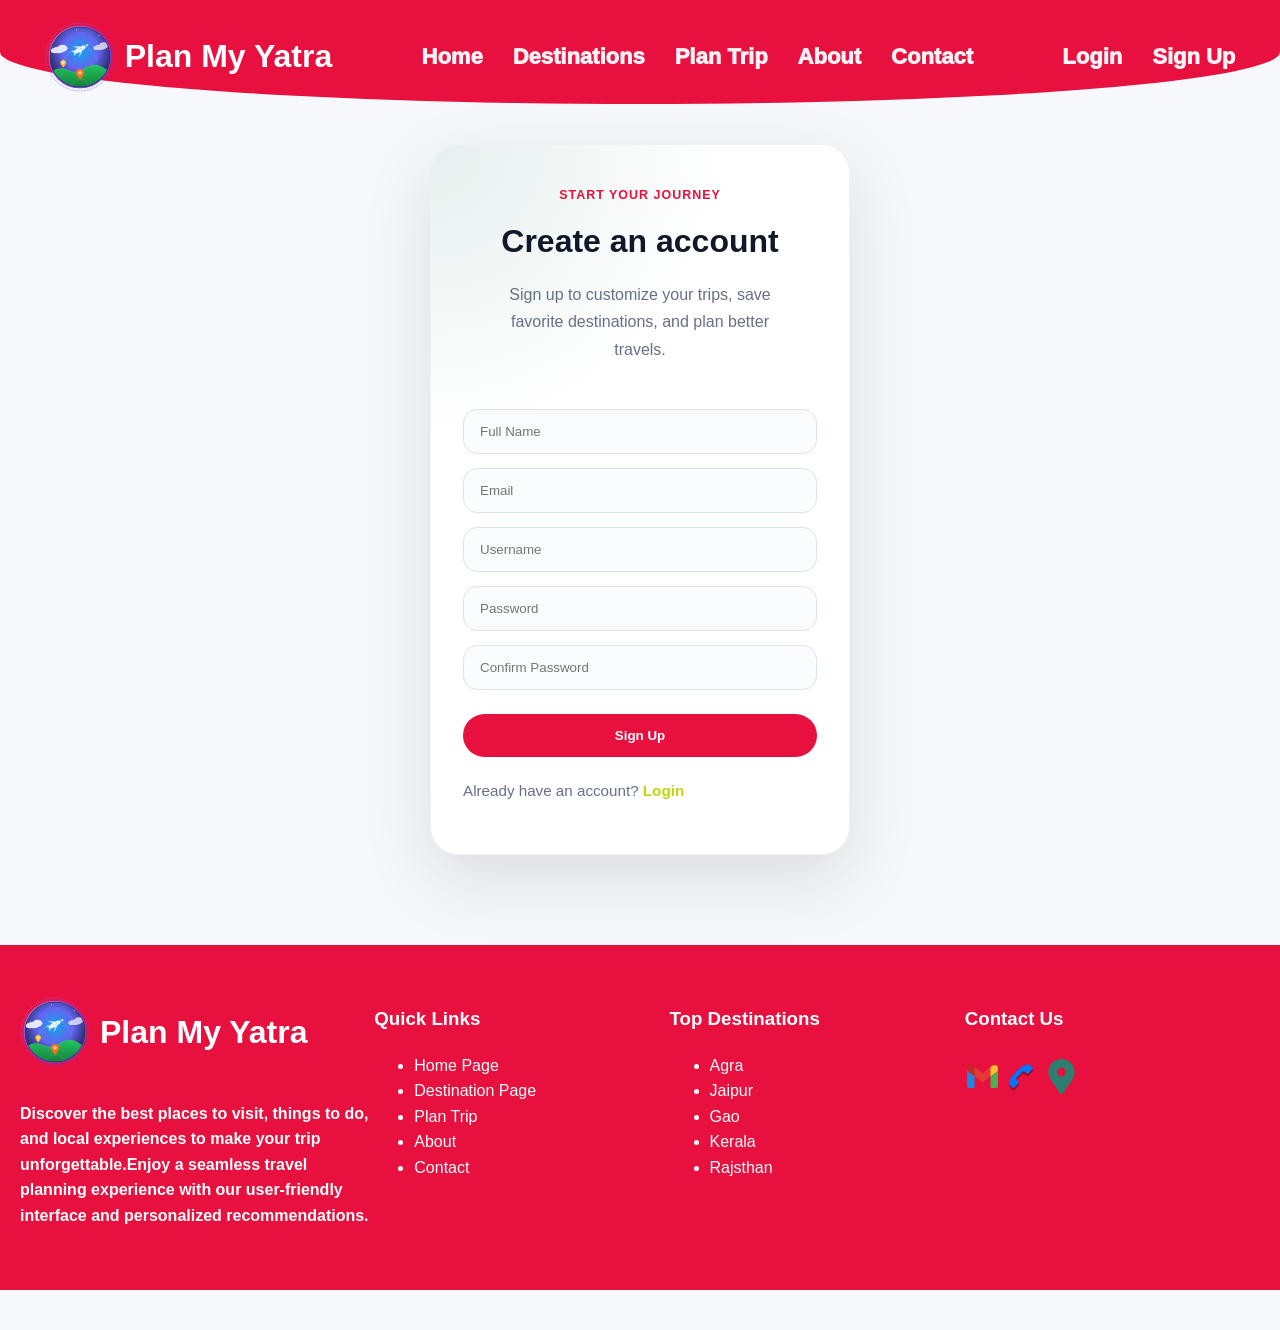
<file: pages/signup.html>
<!doctype html>
<html lang="en">
  <head>
    <title>Sign Up - Plan My Yatra</title>
    <link rel="stylesheet" href="./../css/style.css" />
    <link rel="stylesheet" href="./../css/signup.css" />
    <link rel="stylesheet" href="./../css/navbar.css" />
    <link rel="stylesheet" href="./../css/footer.css">
  </head>

  <body>
   <div class="main-hero-section">
      <!-- Navbar -->
      <div class="main-container">
        <div class="img-container">
          <img
            src="./../images/plan_my_yatra_logo.svg"
            alt="logo"
            class="main-logo-img"
          />
          <h1 class="website-name">
            Plan My <span style="color: #2f7d6e">Yatra</span>
          </h1>
        </div>

        <div class="nav-menu">
          <a href="./../index.html" class="menu">Home</a>
          <a href="./../pages/destination.html" class="menu">Destinations</a>
          <a href="./../pages/plan_trip.html" class="menu">Plan Trip</a>
          <a href="./../pages/about.html" class="menu">About</a>
          <a href="./../pages/contact.html" class="menu">Contact</a>
        </div>

        <div class="nav-menu">
          <a href="./../pages/login.html" class="menu">Login</a>
          <a href="./../pages/signup.html" class="menu">Sign Up</a>
        </div>
    </div>

    <div class="auth-page">
      <div class="auth-card">
        <div class="auth-header">
          <span class="eyebrow">Start Your Journey</span>
          <h1>Create an account</h1>
          <p class="auth-subtitle">Sign up to customize your trips, save favorite destinations, and plan better travels.</p>
        </div>

        <form>
          <input class="auth-input" type="text" placeholder="Full Name" required>
          <input class="auth-input" type="email" placeholder="Email" required>
          <input class="auth-input" type="text" placeholder="Username" required>
          <input class="auth-input" type="password" placeholder="Password" required>
          <input class="auth-input" type="password" placeholder="Confirm Password" required>
          <button class="auth-button" type="submit">Sign Up</button>
        </form>

        <p class="auth-note">Already have an account? <a href="./login.html">Login</a></p>
      </div>
    </div>

 <!-- main logo n heading -->
       <div class="footer-main-container">
          <div class="footer-menu-container">

        <div class="footer-child-item-1">
              <div class="img-container">
               <img
               src="./../images/plan_my_yatra_logo.svg"
                alt="logo"
               class="main-logo-img" />
          <h1 class="website-name">
            Plan My <span style="color: #2f7d6e">Yatra</span> </h1>
        </div>
        <h4>Discover the best places to visit, things to do, and local experiences
          to make your trip unforgettable.Enjoy a seamless travel planning
          experience with our user-friendly interface and personalized
          recommendations.</h4>
          </div>

          <!-- quick links -->
          <div class="footer-child-item">
            <h3>Quick Links</h3>
            <ul>
              <li><a class="footer-links" href="./../index.html">Home Page</a></li>
              <li><a class="footer-links" href="./../pages/destination.html">Destination Page</a></li>
              <li><a class="footer-links" href="./../pages/plan_trip.html">Plan Trip</a></li>
              <li><a class="footer-links" href="./../pages/about.html">About</a></li>
              <li><a class="footer-links" href="./../pages/contact.html">Contact</a></li>

            </ul>
          </div>

          <div class="footer-child-item">
            <h3>Top Destinations</h3>
              <ul>
              <li><a class="footer-links" href="#">Agra</a></li>
              <li><a class="footer-links" href="#">Jaipur</a></li>
              <li><a class="footer-links" href="#">Gao</a></li>
              <li><a class="footer-links" href="#">Kerala</a></li>
              <li><a class="footer-links" href="#">Rajsthan</a></li>
              </ul>
          </div>

          <div class="footer-child-item">
            <h3>Contact Us</h3>
           <div class="email-box">
            <a class="footer-links" href="mailto:pratikshashinde2622@gmail.com">
           <img src="./../images/gmail-logo.png" alt="logo" width="35px">
    </a>
</div>
           <div class="email-box">
            <a class="footer-links" href="tel:+919595527262">
           <img src="./../images/call-logo.png" alt="logo" width="35px">
    </a>
</div>
                    <div class="email-box">
            <a class="footer-links" href="https://www.google.com/maps/search/?api=1&query=Ahilyanagar+Maharashtra" target="_blank" rel="noopener noreferrer">
           <img src="./../images/location.svg" alt="Location" width="35px">
    </a>
</div>
        </div>
       </div>
    </body>  
    </html>
</file>
<file: css/style.css>
body {
    --bg: #f4f4f4;
    --text: #333;
    --brand: #e7103e;
    --brand-dark: #bed60b;
    --surface: #ffffff;
    --surface-soft: #f7f8fb;
    --border: #ddd;
    --muted: #667085;
}
* {
    box-sizing: border-box;
}

body {
    margin: 0;
    font-family: 'Trebuchet MS', Arial, sans-serif;
    line-height: 1.6;
    background: var(--bg);
    color: var(--text);
}

a {
    color: inherit;
    text-decoration: none;
}

img {
    max-width: 100%;
    display: block;
}

button,
input,
select,
textarea {
    font-family: inherit;
}
</file>
<file: css/home.css>
.main-hero-section {
    background-image: linear-gradient(rgba(0, 0, 0, 0.2), rgba(0, 0, 0, 0.3)), url(./../images/home-bg-img.webp);
    background-size: cover;
    background-position: center;
    height: 100vh;
}

.main-content {
    margin-left: 6%;
    margin-top: 50px;
    margin-bottom: auto;
}

.highlighted-main-content {
    color: #FAB95B;
    display: flex;
    flex-direction: row;
   margin-top: 5px;
}

.highlighted-text {
    padding-right: 20px;
    display: flex;
    flex-direction: row;
    align-items: center;
    gap: 8px;
}


.sub-content {
    font-size: 70px;
    color: #E6501B;
    font-family: 'Trebuchet MS', 'Lucida Sans Unicode', 'Lucida Grande', 'Lucida Sans', Arial, sans-serif;
    font-weight: 900;
    margin-bottom: 30px;
}

.heading-1 {
    color: white;
}

.main-info {
    color: white;
    font-size: 20px;
    width: 800px;
    font-family: 'Trebuchet MS', 'Lucida Sans Unicode', 'Lucida Grande', 'Lucida Sans', Arial, sans-serif;
}

.destination-container {
    display: flex;
    flex-direction: row;
    justify-content: space-evenly;
    gap: 30px;
    margin-top: 40px;
    width: 800px;
    background-color: white;
    padding: 10px;
    border-radius: 30px;
}

.destination-container-items {
    display: flex;
    flex-direction: row;
    align-items: center;
    gap: 10px;
}

.destination-input {
    border: none;
    outline: none;
    font-size: 16px;
}

.btn-search {
    background-color: #E6501B;
    color: white;
    border: none;
    padding: 10px 10px;
    border-radius: 5px;
    cursor: pointer;
}

.recommendations {
    margin-top: 30px;
    color: white;
    display: flex;
    flex-direction: row;
    align-items: center;
    gap: 50px;
}

.recommendations-items {
    display: flex;
    flex-direction: column;
    align-items: center;
    gap: 10px;
    margin-top: 10px;
    margin-left: 10px;
}

.recommendations-count {
    font-size: 30px;
    font-weight: 700;
    font-family: 'Trebuchet MS', 'Lucida Sans Unicode', 'Lucida Grande', 'Lucida Sans', Arial, sans-serif;
}

.destinations-section {
    display: flex;
    flex-direction: column;
    align-items: center;
    margin-top: 50px;
    font-weight: 700;
    font-family: 'Trebuchet MS', 'Lucida Sans Unicode', 'Lucida Grande', 'Lucida Sans', Arial, sans-serif;
}

.destinations-section-heading {
    font-size: 40px;
}

.destinations-section-container {
    display: flex;
    flex-direction: row;
    gap: 30px;
    margin-top: 30px;
}

.destinations-section-items-1 {
    background-image: linear-gradient(rgba(0, 0, 0, 0.4), rgba(0, 0, 0, 0.4)), url(./../images/tajmahal-bg-img.jpg);
    background-size: cover;
    background-position: center;
    width: 300px;
    height: 400px;
    border-radius: 20px;
    display: flex;
    flex-direction: column;
    justify-content: flex-end;
}

.card-info {
    /* width: 100%; */
    padding: 15px;
    display: flex;
    flex-direction: column;
    gap: 10px;
}

.card-top-info {
    display: flex;
    flex-direction: row;
    gap: 10px;
    justify-content: space-between;
}

.card-name {
    color: white;
    font-size: 15px;
    font-weight: 700;
}

.card-prize {
    color: white;
    font-size: 15px;
    font-weight: 700;
    /* padding-right: 30px; */
}

.card-bottom-info {
    color: white;
    font-size: 15px;
    display: flex;
    align-items: center;
    gap: 5px;
    font-weight: 400;
}

.btn-book {
    background-color: #E6501B;
    color: white;
    border: none;
    cursor: pointer;
    padding: 5px 15px;
    width: 100px;
    border-radius: 20px;
}

.destinations-section-items-2 {
    display: flex;
    flex-direction: column;
    gap: 5px;

}

.destinations-section-items-2-sub-1 {
    background-image: linear-gradient(rgba(0, 0, 0, 0.4), rgba(0, 0, 0, 0.4)), url(./../images/kerala.avif);
    background-size: cover;
    background-position: center;
    width: 300px;
    height: 195px;
    border-radius: 20px;
    display: flex;
    flex-direction: column;
    justify-content: flex-end;
}

.destinations-section-items-2-sub-2 {
    background-image: linear-gradient(rgba(0, 0, 0, 0.4), rgba(0, 0, 0, 0.4)), url(./../images/goa.jpg);
    background-size: cover;
    background-position: center;
    width: 300px;
    height: 195px;
    border-radius: 20px;
    display: flex;
    flex-direction: column;
    justify-content: flex-end;
}

.destination-container-items-3 {
    display: flex;
    flex-direction: column;
    gap: 5px;
}

.destinations-section-items-3-sub-1 {
    background-image: linear-gradient(rgba(0, 0, 0, 0.4), rgba(0, 0, 0, 0.4)), url(./../images/udaipur.jpg);
    background-size: cover;
    background-position: center;
    width: 300px;
    height: 195px;
    border-radius: 20px;
    display: flex;
    flex-direction: column;
    justify-content: flex-end;
}

.destinations-section-items-3-sub-2 {
    background-image: linear-gradient(rgba(0, 0, 0, 0.4), rgba(0, 0, 0, 0.4)), url(./../images/hampi.jpg);
    background-size: cover;
    background-position: center;
    width: 300px;
    height: 195px;
    border-radius: 20px;
    display: flex;
    flex-direction: column;
    justify-content: flex-end;
}

.work-section-container{
    display: flex;
    flex-direction: column;
    align-items: center;
    margin-top: 50px;
    
    font-family: 'Trebuchet MS', 'Lucida Sans Unicode', 'Lucida Grande', 'Lucida Sans', Arial, sans-serif;
}
.work-section-heading{
    font-size: 40px;
    font-weight: 700;
}
.work-section-description{
    margin-top: 10px;
    font-weight: 700;
}

.work-section-card-container{
    display: flex;
    flex-direction: row;
    justify-content: space-evenly;
    gap: 30px;
    margin-top: 30px;
    margin-left: 100px;
    margin-right: 100px;
}
.work-card-heading{
    font-size: 20px;
    font-weight: 700;
}
.work-section-card-container-item{
    display: flex;
    flex-direction: column;
    justify-content: center;
    gap: 10px;
    background-color: white;
    padding: 20px;
    /* height: 200px; */
    width: 200px;
    box-shadow: 0px 4px 8px rgba(0, 0, 0, 0.1) ;
}
.work-section-card-container-item:hover{
    border: 1px solid #E6501B;
    transition: border 0.6s ease;
}

.work-section-card{
    width: 100%;
    display: flex;
    flex-direction: row;
    justify-content: center;
}
.work-section-img{
    background-color: #fadcd1;
    padding: 15px;
    border-radius: 50%;
}
</file>
<file: css/navbar.css>
.main-container{
    display: flex;
    flex-direction: row;
    justify-content: space-around;
    align-items: center;
    padding-top: 10px;
    background-color: var(--brand);
    border-radius: 0% 0% 50% 50%    ;
    
}

.website-name{
    font-weight: 700;
    font-family: 'Trebuchet MS', 'Lucida Sans Unicode', 'Lucida Grande', 'Lucida Sans', Arial, sans-serif;
    padding-left: 10px;
    color: white;
}

.website-name span {
    color: var(--brand-soft) !important;
}

.main-logo-img{
    width: 70px;
    height: 70px;
}

.img-container{
    display: flex;
    flex-direction: row;
    align-items: center;
}

.nav-menu{
    display: flex;
    flex-direction: row;
    gap: 30px;
}

.menu{
    text-decoration: none;
    color: white;
    font-weight: 1000;
    font-size: 22px;
    opacity: 0.95;
    font-family: 'Trebuchet MS', 'Lucida Sans Unicode', 'Lucida Grande', 'Lucida Sans', Arial, sans-serif;
}

.menu:hover {
    opacity: 1;
}
</file>
<file: css/footer.css>
.footer-main-container{
    width: 100%;
    min-height: 300px;
    background-color: var(--brand);
    color: #fff;
    margin-top: 50px;
    padding: 40px 20px;
}


.footer-links{
    text-decoration: none;
    color: #fff;
}

.footer-links:hover {
    color: var(--surface-soft);
}

.footer-menu-container{
    display: flex;
    flex-direction: row;
    justify-content: space-around;
}

.footer-child-item{
    width: 25%;
}
.footer-child-item-1{
    width: 30%;
}

.email-box {
    display: inline-flex;
    align-items: center;
    justify-content: center;
    gap: 10px;
    padding: 6px 0;
}

.footer-links img {
    display: block;
    width: 35px;
    height: auto;
}

.footer-links {
    display: inline-flex;
    align-items: center;
}
</file>
<file: css/about.css>
.main-hero-section {
    background-color: var(--surface-soft);
    background-size: cover;
    background-position: center;
    padding-bottom: 50px;
}

.about-header {
    text-align: center;
    padding: 60px 20px 20px;
}

.about-header h1 {
    font-size: 48px;
    margin-bottom: 10px;
    color: #2f2f2f;
}

.about-header p {
    font-size: 18px;
    max-width: 700px;
    margin: 0 auto;
    color: #555;
    line-height: 1.6;
}

/* Container */
.about-container {
    display: flex;
    flex-wrap: wrap;
    padding: 20px 40px 40px;
    gap: 30px;
    justify-content: center;
}

/* Text */
.about-text {
    flex: 1;
    min-width: 280px;
    max-width: 650px;
}

.about-text h2 {
    font-size: 30px;
    margin-bottom: 12px;
    color: var(--brand-dark);
}

.about-text p {
    color: #444;
    font-size: 18px;
    line-height: 1.8;
    margin-bottom: 25px;
}

.about-text ul {
    list-style: disc inside;
    color: #444;
    font-size: 18px;
    line-height: 1.8;
}

.about-text li {
    margin-bottom: 10px;
}

/* Image */
.about-img {
    flex: 1;
    min-width: 280px;
    max-width: 520px;
    align-self: center;
}

.about-img img {
    width: 100%;
    border-radius: 18px;
    box-shadow: 0 18px 40px rgba(0, 0, 0, 0.12);
}

/* Footer */
footer {
    text-align: center;
    background: #333;
    color: white;
    padding: 15px;
    margin-top: 20px;
}
</file>
<file: css/contact.css>
.main-hero-section {
    background-color: var(--surface-soft);
    background-size: cover;
    background-position: center;
    /* height: 100vh; */
}
.main-content {
    margin-left: 6%;
    margin-top: 50px;
}

.highlighted-main-content {
    color: #FAB95B;
    display: flex;
    flex-direction: row;
    margin-bottom: 30px;
}

.highlighted-text {
    padding-right: 20px;
    display: flex;
    flex-direction: row;
    align-items: center;
    gap: 8px;
}


.sub-content {
    font-size: 70px;
    color: var(--brand);
    font-family: 'Trebuchet MS', 'Lucida Sans Unicode', 'Lucida Grande', 'Lucida Sans', Arial, sans-serif;
    font-weight: 900;
    margin-bottom: 30px;
}

.heading-1 {
    color: white;
}

.main-info {
    color: white;
    font-size: 20px;
    width: 800px;
    font-family: 'Trebuchet MS', 'Lucida Sans Unicode', 'Lucida Grande', 'Lucida Sans', Arial, sans-serif;
}
/* Header */
.contact-header {
    text-align: center;
    padding: 30px;
    background: var(--surface);
    border: 1px solid var(--border);
}

/* Container */
.contact-container {
    display: flex;
    flex-wrap: wrap;
    justify-content: center;
    padding: 20px;
    gap: 20px;
    max-width: 1200px;
    margin: 0 auto;
}

.contact-form,
.contact-info {
    min-width: 300px;
    max-width: 560px;
}

.contact-form form {
    display: flex;
    flex-direction: column;
    gap: 15px;
}

.contact-map {
    margin: 10px 0 20px;
    overflow: hidden;
    border-radius: 10px;
}

.contact-map iframe {
    width: 100%;
    min-height: 280px;
    border: 0;
}

/* Form */
.contact-form {
    flex: 1;
    min-width: 250px;
    background: white;
    padding: 20px;
    border-radius: 10px;
}

/* Inputs */
input, textarea {
    width: 100%;
    padding: 8px;
    margin-top: 10px;
    border-radius: 5px;
    border: 1px solid #ccc;
}

/* Button */
button {
    margin-top: 15px;
    padding: 10px;
    background: var(--brand);
    color: white;
    border: none;
    border-radius: 5px;
    cursor: pointer;
}

button:hover {
    background: var(--brand-dark);
}

/* Info */
.contact-info {
    flex: 1;
    min-width: 250px;
    background: white;
    padding: 20px;
    border-radius: 10px;
    box-shadow: 0 4px 10px rgba(0,0,0,0.1);
}

.contact-info h2 {
    margin-bottom: 15px;
}

/* Links */
.contact-info a {
    text-decoration: none;
    color: var(--brand-dark);
    font-weight: bold;
}

.contact-info a:hover {
    text-decoration: underline;
}

/* spacing */
.contact-info p {
    margin: 10px 0;
}
</file>
<file: css/destination.css>
body {
    margin: 0;
    font-family: Arial, sans-serif;
}
.main-hero-section {
    background-color: var(--surface-soft);
    background-size: cover;
    background-position: center;
    /* height: 100vh; */
}
.main-content {
    margin-left: 6%;
    margin-top: 50px;
}

.highlighted-main-content {
    color: #FAB95B;
    display: flex;
    flex-direction: row;
    margin-bottom: 30px;
}

.highlighted-text {
    padding-right: 20px;
    display: flex;
    flex-direction: row;
    align-items: center;
    gap: 8px;
}


.sub-content {
    font-size: 70px;
    color: var(--brand);
    font-family: 'Trebuchet MS', 'Lucida Sans Unicode', 'Lucida Grande', 'Lucida Sans', Arial, sans-serif;
    font-weight: 900;
    margin-bottom: 30px;
}

.heading-1 {
    color: white;
}

.main-info {
    color: white;
    font-size: 20px;
    width: 800px;
    font-family: 'Trebuchet MS', 'Lucida Sans Unicode', 'Lucida Grande', 'Lucida Sans', Arial, sans-serif;
}
/* Heading */
.main-heading {
    text-align: center;
    margin-top: 20px;
}

.sub-heading {
    text-align: center;
    color: gray;
    margin-bottom: 30px;
}

/* Grid Layout */
.card-container {
    display: grid;
    grid-template-columns: repeat(auto-fit, minmax(220px, 1fr));
    gap: 20px;
    padding: 20px;
}

/* Card */
.card {
    background: white;
    border-radius: 10px;
    overflow: hidden;
    box-shadow: 0 4px 10px rgba(0,0,0,0.1);
    text-align: center;
    transition: 0.3s;
}

/* Hover */
.card:hover {
    transform: translateY(-8px);
}

/* Image */
.card img {
    width: 100%;
    height: 150px;
    object-fit: cover;
}

/* Text */
.card h3 {
    margin: 10px 0 5px;
}

.card p {
    padding: 0 10px 15px;
    color: gray;
}
/* Button */
.btn {
    display: inline-block;
    margin-bottom: 15px;
    padding: 8px 15px;
    background: var(--brand);
    color: white;
    text-decoration: none;
    border-radius: 20px;
    transition: 0.3s;
}

/* Hover effect */
.btn:hover {
    background: var(--brand-dark);
}
</file>
<file: css/login.css>
﻿.main-hero-section {
    background-color: var(--surface-soft);
    background-size: cover;
    background-position: center;
    min-height: calc(100vh - 80px);
    padding-bottom: 40px;
}

.auth-page {
    display: flex;
    justify-content: center;
    align-items: center;
    padding: 40px 20px;
}

.auth-card {
    width: min(420px, 100%);
    background: #ffffff;
    border-radius: 28px;
    padding: 36px 32px;
    box-shadow: 0 24px 70px rgba(15, 23, 42, 0.12);
    border: 1px solid rgba(15, 23, 42, 0.06);
    position: relative;
    overflow: hidden;
}

.auth-card::before {
    content: "";
    position: absolute;
    inset: 0;
    background: radial-gradient(circle at top left, rgba(47, 125, 110, 0.12), transparent 35%);
    pointer-events: none;
}

.auth-card * {
    position: relative;
    z-index: 1;
}

.auth-header {
    text-align: center;
    margin-bottom: 32px;
}

.eyebrow {
    display: inline-block;
    margin-bottom: 10px;
    color: var(--brand);
    font-weight: 700;
    text-transform: uppercase;
    letter-spacing: 0.08em;
    font-size: 0.78rem;
}

.auth-header h1 {
    margin: 0;
    font-size: 2rem;
    color: #111827;
}

.auth-subtitle {
    margin: 14px auto 0;
    max-width: 300px;
    color: var(--muted);
    line-height: 1.7;
}

.auth-input {
    width: 100%;
    padding: 14px 16px;
    margin-top: 14px;
    border-radius: 14px;
    border: 1px solid #dbe3ec;
    background: #fbfcfe;
    transition: border-color 0.2s ease, box-shadow 0.2s ease;
}

.auth-input:focus {
    outline: none;
    border-color: rgba(231, 16, 62, 0.35);
    box-shadow: 0 0 0 4px rgba(231, 16, 62, 0.12);
}

.auth-button {
    width: 100%;
    margin-top: 24px;
    padding: 14px 16px;
    background: var(--brand);
    color: white;
    border: none;
    border-radius: 999px;
    cursor: pointer;
    font-weight: 700;
    transition: transform 0.2s ease, filter 0.2s ease;
}

.auth-button:hover {
    filter: brightness(0.95);
    transform: translateY(-1px);
}

.auth-note {
    margin-top: 22px;
    color: var(--muted);
    font-size: 0.95rem;
}

.auth-note a {
    color: var(--brand-dark);
    font-weight: 700;
    text-decoration: none;
}

@media (max-width: 520px) {
    .auth-card {
        padding: 28px 20px;
    }
}
</file>
<file: css/plan_trip.css>
.main-hero-section {
    background-color: var(--surface-soft);
    background-size: cover;
    background-position: center;
    /* height: 100vh; */
}
.main-content {
    margin-left: 6%;
    margin-top: 50px;
}

.highlighted-main-content {
    color: #FAB95B;
    display: flex;
    flex-direction: row;
    margin-bottom: 30px;
}

.highlighted-text {
    padding-right: 20px;
    display: flex;
    flex-direction: row;
    align-items: center;
    gap: 8px;
}


.sub-content {
    font-size: 70px;
    color: var(--brand);
    font-family: 'Trebuchet MS', 'Lucida Sans Unicode', 'Lucida Grande', 'Lucida Sans', Arial, sans-serif;
    font-weight: 900;
    margin-bottom: 30px;
}

.heading-1 {
    color: white;
}

.main-info {
    color: white;
    font-size: 20px;
    width: 800px;
    font-family: 'Trebuchet MS', 'Lucida Sans Unicode', 'Lucida Grande', 'Lucida Sans', Arial, sans-serif;
}
/* Container */
.container {
    max-width: 500px;
    background: white;
    margin: 40px auto;
    padding: 20px;
    border-radius: 10px;
    box-shadow: 0 4px 10px rgba(0,0,0,0.1);
}

/* Heading */
h1 {
    text-align: center;
}

.sub {
    text-align: center;
    color: gray;
    margin-bottom: 20px;
}

/* Form */
form {
    display: flex;
    flex-direction: column;
}

label {
    margin-top: 10px;
    font-weight: bold;
}

/* Inputs */
input, select {
    padding: 8px;
    margin-top: 5px;
    border-radius: 5px;
    border: 1px solid #ccc;
}

/* Row (2 inputs side by side) */
.row {
    display: flex;
    gap: 10px;
}

/* Checkbox */
.check {
    display: flex;
    gap: 15px;
    margin-top: 5px;
}

/* Button */
button {
    margin-top: 20px;
    padding: 10px;
    background: var(--brand);
    color: white;
    border: none;
    border-radius: 20px;
    cursor: pointer;
}

button:hover {
    background: var(--brand-dark);
}
</file>
<file: css/signup.css>
﻿.main-hero-section {
    background-color: var(--surface-soft);
    background-size: cover;
    background-position: center;
    min-height: calc(100vh - 80px);
    padding-bottom: 40px;
}

.auth-page {
    display: flex;
    justify-content: center;
    align-items: center;
    padding: 40px 20px;
}

.auth-card {
    width: min(420px, 100%);
    background: #ffffff;
    border-radius: 28px;
    padding: 36px 32px;
    box-shadow: 0 24px 70px rgba(15, 23, 42, 0.12);
    border: 1px solid rgba(15, 23, 42, 0.06);
    position: relative;
    overflow: hidden;
}

.auth-card::before {
    content: "";
    position: absolute;
    inset: 0;
    background: radial-gradient(circle at top left, rgba(47, 125, 110, 0.12), transparent 35%);
    pointer-events: none;
}

.auth-card * {
    position: relative;
    z-index: 1;
}

.auth-header {
    text-align: center;
    margin-bottom: 32px;
}

.eyebrow {
    display: inline-block;
    margin-bottom: 10px;
    color: var(--brand);
    font-weight: 700;
    text-transform: uppercase;
    letter-spacing: 0.08em;
    font-size: 0.78rem;
}

.auth-header h1 {
    margin: 0;
    font-size: 2rem;
    color: #111827;
}

.auth-subtitle {
    margin: 14px auto 0;
    max-width: 300px;
    color: var(--muted);
    line-height: 1.7;
}

.auth-input {
    width: 100%;
    padding: 14px 16px;
    margin-top: 14px;
    border-radius: 14px;
    border: 1px solid #dbe3ec;
    background: #fbfcfe;
    transition: border-color 0.2s ease, box-shadow 0.2s ease;
}

.auth-input:focus {
    outline: none;
    border-color: rgba(231, 16, 62, 0.35);
    box-shadow: 0 0 0 4px rgba(231, 16, 62, 0.12);
}

.auth-button {
    width: 100%;
    margin-top: 24px;
    padding: 14px 16px;
    background: var(--brand);
    color: white;
    border: none;
    border-radius: 999px;
    cursor: pointer;
    font-weight: 700;
    transition: transform 0.2s ease, filter 0.2s ease;
}

.auth-button:hover {
    filter: brightness(0.95);
    transform: translateY(-1px);
}

.auth-note {
    margin-top: 22px;
    color: var(--muted);
    font-size: 0.95rem;
}

.auth-note a {
    color: var(--brand-dark);
    font-weight: 700;
    text-decoration: none;
}

@media (max-width: 520px) {
    .auth-card {
        padding: 28px 20px;
    }
}
</file>
